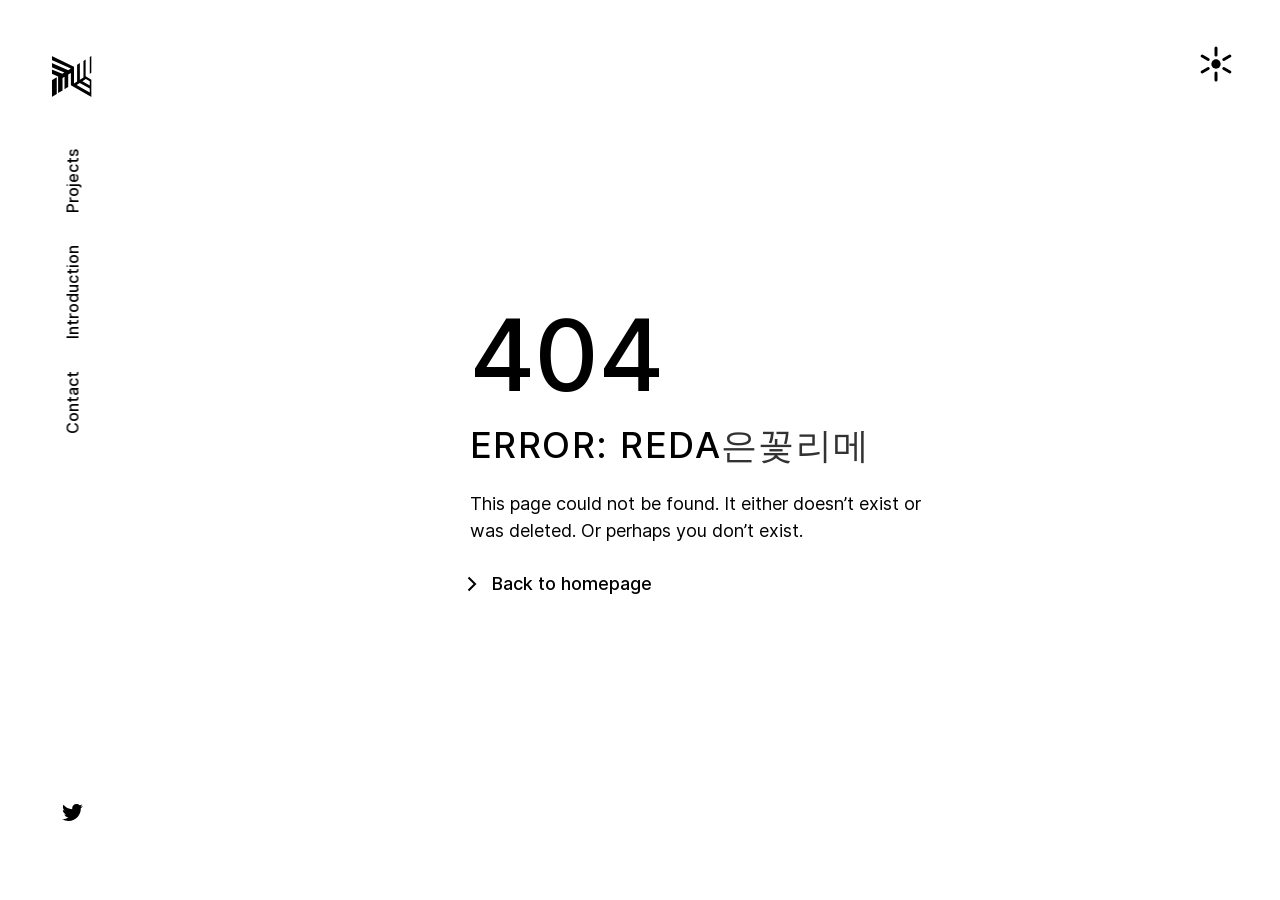
<file: humans.txt/index.html>
<!DOCTYPE html><html lang="en"><head><meta charset="utf-8"><meta content="width=device-width,initial-scale=1,shrink-to-fit=no,viewport-fit=cover" name="viewport"><meta content="#111111" name="theme-color"><meta content="metabus" name="author"><link href="/manifest.json" rel="manifest"><link href="/favicon.svg" rel="shortcut icon"><link href="/icon-256.png" rel="apple-touch-icon"><link href="https://pro.fontawesome.com/releases/v5.10.0/css/all.css" rel="stylesheet" crossorigin="anonymous" integrity="sha384-AYmEC3Yw5cVb3ZcuHtOA93w35dYTsvhLPVnYs9eStHfGJvOvKxVfELGroGkvsg+p"><meta content="image/png" property="og:image:type"><meta content="1200" property="og:image:width"><meta content="549" property="og:image:height"><meta content="METABUS" property="og:title"><meta content="metabusx.com" property="og:site_name"><meta content="https://metabusx.com" property="og:url"><meta content="we are alive" property="og:description"><script src="//dapi.kakao.com/v2/maps/sdk.js?appkey=5983877571a3cd965fc89fcc938378c4&libraries=services" type="text/javascript"></script><link href="/static/css/main.be12bf57.chunk.css" rel="stylesheet"><script src="/static/js/0.aa6d2251.chunk.js" charset="utf-8"></script><link href="/static/css/6.ffb3204e.chunk.css" rel="stylesheet" type="text/css"><script src="/static/js/6.9bde3876.chunk.js" charset="utf-8"></script><link href="/static/media/Inter-Medium.293fd13d.woff2" rel="preload" crossorigin="" as="font" data-react-helmet="true"><link href="/static/media/Inter-Regular.c8ba52b0.woff2" rel="preload" crossorigin="" as="font" data-react-helmet="true"><link href="https://metabusx.com/humans.txt" rel="canonical" data-react-helmet="true"><style data-react-helmet="true">@font-face{font-family:Inter;font-weight:400;src:url(/static/media/Inter-Regular.c8ba52b0.woff2) format("woff");font-display:swap}@font-face{font-family:Inter;font-weight:500;src:url(/static/media/Inter-Medium.293fd13d.woff2) format("woff2");font-display:swap}</style><style data-react-helmet="true">:root{--rgbBlack:0 0 0;--rgbWhite:255 255 255;--bezierFastoutSlowin:cubic-bezier(0.4, 0.0, 0.2, 1);--durationXS:200ms;--durationS:300ms;--durationM:400ms;--durationL:600ms;--durationXL:800ms;--systemFontStack:system-ui,-apple-system,BlinkMacSystemFont,San Francisco,Roboto,Segoe UI,Ubuntu,Helvetica Neue,sans-serif;--fontStack:Inter,system-ui,-apple-system,BlinkMacSystemFont,San Francisco,Roboto,Segoe UI,Ubuntu,Helvetica Neue,sans-serif;--monoFontStack:SFMono Regular,Roboto Mono,Consolas,Liberation Mono,Menlo,Courier,monospace;--KoreanFontStack:Segoe UI,sans-serif;--fontWeightRegular:400;--fontWeightMedium:500;--fontWeightBold:700;--fontSizeH0:8.75rem;--fontSizeH1:6.25rem;--fontSizeH2:3.625rem;--fontSizeH3:2.375rem;--fontSizeH4:1.75rem;--fontSizeBodyXL:1.375rem;--fontSizeBodyL:1.25rem;--fontSizeBodyM:1.125rem;--fontSizeBodyS:1rem;--fontSizeBodyXS:0.875rem;--lineHeightTitle:1.1;--lineHeightBody:1.5;--maxWidthS:540px;--maxWidthM:720px;--maxWidthL:1096px;--maxWidthXL:1680px;--spaceOuter:64px;--spaceXS:4px;--spaceS:8px;--spaceM:16px;--spaceL:24px;--spaceXL:32px;--space2XL:48px;--space3XL:64px;--space4XL:96px;--space5XL:128px}@media (max-width:2080px){:root{--fontSizeH0:7.5rem;--fontSizeH1:5rem}}@media (max-width:1680px){:root{--maxWidthS:480px;--maxWidthM:640px;--maxWidthL:1000px;--maxWidthXL:1100px;--spaceOuter:48px;--fontSizeH0:6.25rem;--fontSizeH1:4.375rem;--fontSizeH2:3.25rem;--fontSizeH3:2.25rem;--fontSizeH4:1.625rem}}@media (max-width:1024px){:root{--fontSizeH0:5rem;--fontSizeH1:3.75rem;--fontSizeH2:3rem;--fontSizeH3:2rem;--fontSizeH4:1.5rem}}@media (max-width:696px){:root{--spaceOuter:24px;--fontSizeH0:3.5rem;--fontSizeH1:2.5rem;--fontSizeH2:2.125rem;--fontSizeH3:1.75rem;--fontSizeH4:1.375rem;--fontSizeBodyL:1.125rem;--fontSizeBodyM:1rem;--fontSizeBodyS:0.875rem}}@media (max-width:400px){:root{--spaceOuter:16px;--fontSizeH0:2.625rem;--fontSizeH1:2.375rem;--fontSizeH2:1.75rem;--fontSizeH3:1.5rem;--fontSizeH4:1.25rem}}.dark{--rgbBackground:17 17 17;--rgbBackgroundLight:26 26 26;--rgbPrimary:42 190 200;--rgbAccent:42 190 200;--rgbText:255 255 255;--rgbError:255 0 60;--colorTextTitle:rgb(var(--rgbText) / 1);--colorTextBody:rgb(var(--rgbText) / 0.8);--colorTextLight:rgb(var(--rgbText) / 0.6)}.light{--rgbBackground:242 242 242;--rgbBackgroundLight:255 255 255;--rgbPrimary:0 0 0;--rgbAccent:36 44 127;--rgbText:0 0 0;--rgbError:210 14 60;--colorTextTitle:rgb(var(--rgbText) / 1);--colorTextBody:rgb(var(--rgbText) / 0.7);--colorTextLight:rgb(var(--rgbText) / 0.6)}</style><title data-react-helmet="tag" tag="title">404 | Not Found</title><meta content="404 page not found. This page doesn't exist" name="description" data-react-helmet="true"></head><body class="dark"><script>const preferredTheme=JSON.parse(localStorage.getItem("theme"));document.body.className=preferredTheme||"dark"</script><div id="root"><a class="visually-hidden skip-to-main visually-hidden--show-on-focus" href="#MainContent">Skip to main content</a><header class="navbar"><a class="navbar__logo" href="/#intro" aria-label="METABUS"><svg aria-hidden="true" class="monogram" height="45" viewBox="0 0 81 90" width="50"><defs><clipPath id="monogram-clip-1"><polygon points="0 48.6 0 81.97 5.01 78.9 10.03 75.83 10.03 42.46 5.01 45.53 0 48.6"></polygon><path d="M79.39,75V47.66L76,45.58l-8.24-5.1-4.34,2.66-7.19,4.4-5.52,3.38-6.26,3.84h0V21.38L0,.19V8L38.27,25.17l-5.35,3.27h0L0,13.75v8.6L25.28,33.12l-4.19,2.57L0,27v8.6l12.7,5.24V74.19l4.43-2.71,4.43-2.71V43.9l4-2.39V66.32l3.68-2.26,3.67-2.25V37.14L38.27,34V58.54L79.41,82.1v-7Zm-3.38-2L49.75,57.83l6.19-4L76,65.2Zm0-14.2L61.29,50.44l7-4.46L76,50.56Z"></path><polygon points="79.39 33.37 79.39 11.93 79.39 0 77.72 1.02 76.04 2.05 76.04 13.26 76.04 35.42 77.72 34.4 79.39 33.37"></polygon><polygon points="56.24 21.1 56.24 14.17 53.48 15.86 50.72 17.55 50.72 23.29 50.72 50.92 50.72 50.92 56.24 47.54 56.24 21.1"></polygon><polygon points="67.77 16.53 67.77 7.11 65.6 8.44 63.43 9.77 63.43 18.25 63.43 43.14 67.77 40.48 67.77 16.53"></polygon></clipPath></defs><rect height="100%" width="100%" clip-path="url(#monogram-clip-1)"></rect><g clip-path="url(#monogram-clip-1)"><rect height="100%" width="100%" class="monogram__highlight"></rect></g></svg></a><button aria-expanded="false" aria-label="Menu" class="button nav-toggle button--icon-only"><span class="button__text"><div class="nav-toggle__inner"><svg aria-hidden="true" class="icon nav-toggle__icon nav-toggle__icon--menu" height="24" viewBox="0 0 24 24" width="24"><path d="M22 6H2V4h20v2zM2 13h16v-2H2v2zm0 7h20v-2H2v2z"></path></svg><svg aria-hidden="true" class="icon nav-toggle__icon nav-toggle__icon--close" height="24" viewBox="0 0 24 24" width="24"><path d="M19 6.41L17.59 5 12 10.59 6.41 5 5 6.41 10.59 12 5 17.59 6.41 19 12 13.41 17.59 19 19 17.59 13.41 12z"></path></svg></div></span></button><nav class="navbar__nav"><div class="navbar__nav-list"><a class="navbar__nav-link" href="/#project-1">Projects</a><a class="navbar__nav-link" href="/#details">Introduction</a><a class="navbar__nav-link" href="/#contact">Contact</a></div><div class="navbar__nav-icons"><a class="navbar__nav-icon-link" href="https://twitter.com/metabusx" aria-label="Twitter" rel="noopener noreferrer" target="_blank"><svg aria-hidden="true" class="icon navbar__nav-icon" height="24" viewBox="0 0 24 24" width="24"><path d="M22.92 6c-.77.35-1.6.58-2.46.69.88-.53 1.56-1.37 1.88-2.38-.83.5-1.75.85-2.72 1.05C18.83 4.5 17.72 4 16.46 4c-2.35 0-4.27 1.92-4.27 4.29 0 .34.04.67.11.98-3.56-.18-6.73-1.89-8.84-4.48-.37.63-.58 1.37-.58 2.15 0 1.49.75 2.81 1.91 3.56-.71 0-1.37-.2-1.95-.5v.03c0 2.08 1.48 3.82 3.44 4.21a4.22 4.22 0 01-1.93.07 4.28 4.28 0 004 2.98 8.521 8.521 0 01-5.33 1.84c-.34 0-.68-.02-1.02-.06C3.9 20.29 6.16 21 8.58 21c7.88 0 12.21-6.54 12.21-12.21 0-.19 0-.37-.01-.56.84-.6 1.56-1.36 2.14-2.23z"></path></svg></a></div></nav></header><main class="app" id="MainContent" tabindex="-1"><div class="app__page app__page--entered"><section class="page-404"><div class="page-404__details"><div class="page-404__text"><h1 class="page-404__title page-404__title--entered heading heading--align-auto heading--level-0 heading--weight-medium">404</h1><h2 aria-hidden="true" class="page-404__subheading page-404__subheading--entered heading heading--align-auto heading--level-3 heading--weight-medium"><span class="decoder-text"><span class="visually-hidden decoder-text__label visually-hidden--hidden">Error: Redacted</span><span class="decoder-text__content" aria-hidden="true"><span class="decoder-text__glyph">스</span><span class="decoder-text__glyph">은</span><span class="decoder-text__glyph">타</span><span class="decoder-text__glyph">리</span><span class="decoder-text__glyph">메</span><span class="decoder-text__glyph">꽃</span><span class="decoder-text__glyph">스</span><span class="decoder-text__glyph">은</span><span class="decoder-text__glyph">길</span><span class="decoder-text__glyph">버</span><span class="decoder-text__glyph">앞</span><span class="decoder-text__glyph">꽃</span><span class="decoder-text__glyph">스</span><span class="decoder-text__glyph">앞</span><span class="decoder-text__glyph">은</span></span></span></h2><p class="page-404__description page-404__description--entered text text--align-auto text--size-m text--weight-auto">This page could not be found. It either doesn’t exist or was deleted. Or perhaps you don’t exist.</p><a class="button page-404__button page-404__button--entered button--secondary" href="/"><svg aria-hidden="true" class="icon button__icon button__icon--start button__icon--shift" height="24" viewBox="0 0 24 24" width="24"><path d="M13.586 12L7.793 6.207l1.414-1.414 6.5 6.5.707.707-.707.707-6.5 6.5-1.414-1.414L13.586 12z"></path></svg><span class="button__text">Back to homepage</span></a></div></div></section></div></main></div><script>!function(e){function t(t){for(var n,o,i=t[0],c=t[1],l=t[2],f=0,p=[];f<i.length;f++)o=i[f],Object.prototype.hasOwnProperty.call(a,o)&&a[o]&&p.push(a[o][0]),a[o]=0;for(n in c)Object.prototype.hasOwnProperty.call(c,n)&&(e[n]=c[n]);for(s&&s(t);p.length;)p.shift()();return u.push.apply(u,l||[]),r()}function r(){for(var e,t=0;t<u.length;t++){for(var r=u[t],n=!0,o=1;o<r.length;o++){var c=r[o];0!==a[c]&&(n=!1)}n&&(u.splice(t--,1),e=i(i.s=r[0]))}return e}var n={},o={2:0},a={2:0},u=[];function i(t){if(n[t])return n[t].exports;var r=n[t]={i:t,l:!1,exports:{}};return e[t].call(r.exports,r,r.exports,i),r.l=!0,r.exports}i.e=function(e){var t=[];o[e]?t.push(o[e]):0!==o[e]&&{4:1,6:1,7:1,8:1}[e]&&t.push(o[e]=new Promise((function(t,r){for(var n="static/css/"+({}[e]||e)+"."+{0:"31d6cfe0",4:"a90ea34f",5:"31d6cfe0",6:"ffb3204e",7:"874ccd22",8:"c60a8b0a"}[e]+".chunk.css",a=i.p+n,u=document.getElementsByTagName("link"),c=0;c<u.length;c++){var l=(s=u[c]).getAttribute("data-href")||s.getAttribute("href");if("stylesheet"===s.rel&&(l===n||l===a))return t()}var f=document.getElementsByTagName("style");for(c=0;c<f.length;c++){var s;if((l=(s=f[c]).getAttribute("data-href"))===n||l===a)return t()}var p=document.createElement("link");p.rel="stylesheet",p.type="text/css",p.onload=t,p.onerror=function(t){var n=t&&t.target&&t.target.src||a,u=new Error("Loading CSS chunk "+e+" failed.\n("+n+")");u.code="CSS_CHUNK_LOAD_FAILED",u.request=n,delete o[e],p.parentNode.removeChild(p),r(u)},p.href=a,document.getElementsByTagName("head")[0].appendChild(p)})).then((function(){o[e]=0})));var r=a[e];if(0!==r)if(r)t.push(r[2]);else{var n=new Promise((function(t,n){r=a[e]=[t,n]}));t.push(r[2]=n);var u,c=document.createElement("script");c.charset="utf-8",c.timeout=120,i.nc&&c.setAttribute("nonce",i.nc),c.src=function(e){return i.p+"static/js/"+({}[e]||e)+"."+{0:"aa6d2251",4:"19eb9652",5:"513eae28",6:"9bde3876",7:"11a61f99",8:"7ca083a9"}[e]+".chunk.js"}(e);var l=new Error;u=function(t){c.onerror=c.onload=null,clearTimeout(f);var r=a[e];if(0!==r){if(r){var n=t&&("load"===t.type?"missing":t.type),o=t&&t.target&&t.target.src;l.message="Loading chunk "+e+" failed.\n("+n+": "+o+")",l.name="ChunkLoadError",l.type=n,l.request=o,r[1](l)}a[e]=void 0}};var f=setTimeout((function(){u({type:"timeout",target:c})}),12e4);c.onerror=c.onload=u,document.head.appendChild(c)}return Promise.all(t)},i.m=e,i.c=n,i.d=function(e,t,r){i.o(e,t)||Object.defineProperty(e,t,{enumerable:!0,get:r})},i.r=function(e){"undefined"!=typeof Symbol&&Symbol.toStringTag&&Object.defineProperty(e,Symbol.toStringTag,{value:"Module"}),Object.defineProperty(e,"__esModule",{value:!0})},i.t=function(e,t){if(1&t&&(e=i(e)),8&t)return e;if(4&t&&"object"==typeof e&&e&&e.__esModule)return e;var r=Object.create(null);if(i.r(r),Object.defineProperty(r,"default",{enumerable:!0,value:e}),2&t&&"string"!=typeof e)for(var n in e)i.d(r,n,function(t){return e[t]}.bind(null,n));return r},i.n=function(e){var t=e&&e.__esModule?function(){return e.default}:function(){return e};return i.d(t,"a",t),t},i.o=function(e,t){return Object.prototype.hasOwnProperty.call(e,t)},i.p="/",i.oe=function(e){throw console.error(e),e};var c=this.webpackJsonpportfolio=this.webpackJsonpportfolio||[],l=c.push.bind(c);c.push=t,c=c.slice();for(var f=0;f<c.length;f++)t(c[f]);var s=l;r()}([])</script><script src="/static/js/3.d84c2330.chunk.js"></script><script src="/static/js/main.10d75206.chunk.js"></script></body></html>
</file>
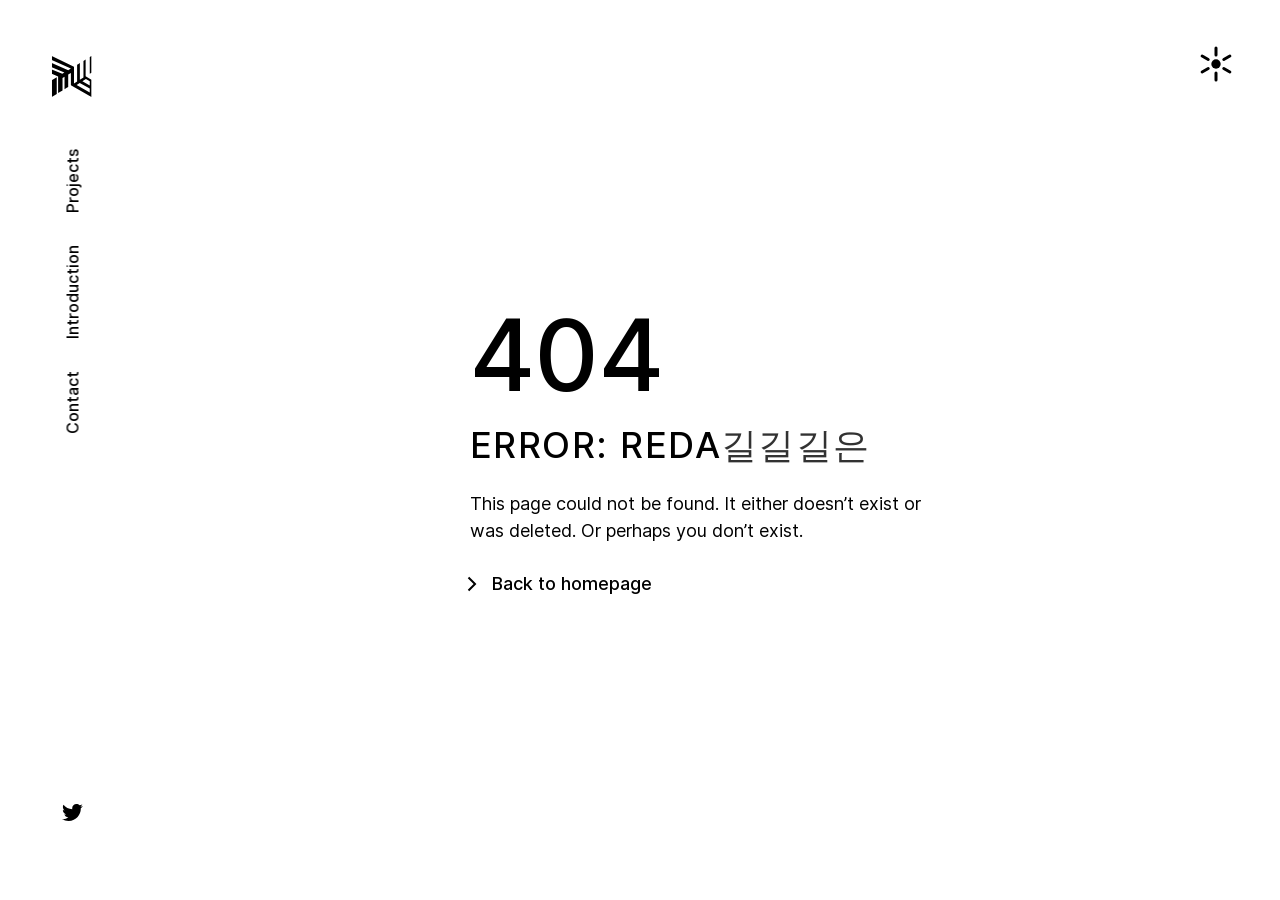
<file: 200.html>
<!doctype html><html lang="en"><head><meta charset="utf-8"/><meta name="viewport" content="width=device-width,initial-scale=1,shrink-to-fit=no,viewport-fit=cover"/><meta name="theme-color" content="#111111"/><meta name="author" content="metabus"/><link rel="manifest" href="/manifest.json"/><link rel="shortcut icon" href="/favicon.svg"/><link rel="apple-touch-icon" href="/icon-256.png"/><link rel="stylesheet" href="https://pro.fontawesome.com/releases/v5.10.0/css/all.css" integrity="sha384-AYmEC3Yw5cVb3ZcuHtOA93w35dYTsvhLPVnYs9eStHfGJvOvKxVfELGroGkvsg+p" crossorigin="anonymous"/><meta property="og:image:type" content="image/png"/><meta property="og:image:width" content="1200"/><meta property="og:image:height" content="549"/><meta property="og:title" content="METABUS"/><meta property="og:site_name" content="metabusx.com"/><meta property="og:url" content="https://metabusx.com"/><meta property="og:description" content="we are alive"/><script type="text/javascript" src="//dapi.kakao.com/v2/maps/sdk.js?appkey=5983877571a3cd965fc89fcc938378c4&libraries=services"></script><link href="/static/css/main.be12bf57.chunk.css" rel="stylesheet"></head><body><script>const preferredTheme=JSON.parse(localStorage.getItem("theme"));document.body.className=preferredTheme||"dark"</script><div id="root"></div><script>!function(e){function t(t){for(var n,o,i=t[0],c=t[1],l=t[2],f=0,p=[];f<i.length;f++)o=i[f],Object.prototype.hasOwnProperty.call(a,o)&&a[o]&&p.push(a[o][0]),a[o]=0;for(n in c)Object.prototype.hasOwnProperty.call(c,n)&&(e[n]=c[n]);for(s&&s(t);p.length;)p.shift()();return u.push.apply(u,l||[]),r()}function r(){for(var e,t=0;t<u.length;t++){for(var r=u[t],n=!0,o=1;o<r.length;o++){var c=r[o];0!==a[c]&&(n=!1)}n&&(u.splice(t--,1),e=i(i.s=r[0]))}return e}var n={},o={2:0},a={2:0},u=[];function i(t){if(n[t])return n[t].exports;var r=n[t]={i:t,l:!1,exports:{}};return e[t].call(r.exports,r,r.exports,i),r.l=!0,r.exports}i.e=function(e){var t=[];o[e]?t.push(o[e]):0!==o[e]&&{4:1,6:1,7:1,8:1}[e]&&t.push(o[e]=new Promise((function(t,r){for(var n="static/css/"+({}[e]||e)+"."+{0:"31d6cfe0",4:"a90ea34f",5:"31d6cfe0",6:"ffb3204e",7:"874ccd22",8:"c60a8b0a"}[e]+".chunk.css",a=i.p+n,u=document.getElementsByTagName("link"),c=0;c<u.length;c++){var l=(s=u[c]).getAttribute("data-href")||s.getAttribute("href");if("stylesheet"===s.rel&&(l===n||l===a))return t()}var f=document.getElementsByTagName("style");for(c=0;c<f.length;c++){var s;if((l=(s=f[c]).getAttribute("data-href"))===n||l===a)return t()}var p=document.createElement("link");p.rel="stylesheet",p.type="text/css",p.onload=t,p.onerror=function(t){var n=t&&t.target&&t.target.src||a,u=new Error("Loading CSS chunk "+e+" failed.\n("+n+")");u.code="CSS_CHUNK_LOAD_FAILED",u.request=n,delete o[e],p.parentNode.removeChild(p),r(u)},p.href=a,document.getElementsByTagName("head")[0].appendChild(p)})).then((function(){o[e]=0})));var r=a[e];if(0!==r)if(r)t.push(r[2]);else{var n=new Promise((function(t,n){r=a[e]=[t,n]}));t.push(r[2]=n);var u,c=document.createElement("script");c.charset="utf-8",c.timeout=120,i.nc&&c.setAttribute("nonce",i.nc),c.src=function(e){return i.p+"static/js/"+({}[e]||e)+"."+{0:"aa6d2251",4:"19eb9652",5:"513eae28",6:"9bde3876",7:"11a61f99",8:"7ca083a9"}[e]+".chunk.js"}(e);var l=new Error;u=function(t){c.onerror=c.onload=null,clearTimeout(f);var r=a[e];if(0!==r){if(r){var n=t&&("load"===t.type?"missing":t.type),o=t&&t.target&&t.target.src;l.message="Loading chunk "+e+" failed.\n("+n+": "+o+")",l.name="ChunkLoadError",l.type=n,l.request=o,r[1](l)}a[e]=void 0}};var f=setTimeout((function(){u({type:"timeout",target:c})}),12e4);c.onerror=c.onload=u,document.head.appendChild(c)}return Promise.all(t)},i.m=e,i.c=n,i.d=function(e,t,r){i.o(e,t)||Object.defineProperty(e,t,{enumerable:!0,get:r})},i.r=function(e){"undefined"!=typeof Symbol&&Symbol.toStringTag&&Object.defineProperty(e,Symbol.toStringTag,{value:"Module"}),Object.defineProperty(e,"__esModule",{value:!0})},i.t=function(e,t){if(1&t&&(e=i(e)),8&t)return e;if(4&t&&"object"==typeof e&&e&&e.__esModule)return e;var r=Object.create(null);if(i.r(r),Object.defineProperty(r,"default",{enumerable:!0,value:e}),2&t&&"string"!=typeof e)for(var n in e)i.d(r,n,function(t){return e[t]}.bind(null,n));return r},i.n=function(e){var t=e&&e.__esModule?function(){return e.default}:function(){return e};return i.d(t,"a",t),t},i.o=function(e,t){return Object.prototype.hasOwnProperty.call(e,t)},i.p="/",i.oe=function(e){throw console.error(e),e};var c=this.webpackJsonpportfolio=this.webpackJsonpportfolio||[],l=c.push.bind(c);c.push=t,c=c.slice();for(var f=0;f<c.length;f++)t(c[f]);var s=l;r()}([])</script><script src="/static/js/3.d84c2330.chunk.js"></script><script src="/static/js/main.10d75206.chunk.js"></script></body></html>
</file>
<file: static/css/main.be12bf57.chunk.css>
.monogram{fill:var(--colorTextTitle);transition:fill var(--durationL) ease}.monogram__highlight{fill:rgb(var(--rgbAccent));opacity:0;transform:scaleY(0);transform-origin:top;transition:opacity .1s ease var(--durationM)}@media (prefers-reduced-motion:no-preference){.monogram__highlight{transition:transform var(--durationM) var(--bezierFastoutSlowin),opacity .1s ease var(--durationM)}}.monogram:hover .monogram__highlight,a:focus .monogram__highlight,a:hover .monogram__highlight{opacity:1;transform:scaleX(1);transform-origin:bottom;transition:opacity .1s ease}@media (prefers-reduced-motion:no-preference){.monogram:hover .monogram__highlight,a:focus .monogram__highlight,a:hover .monogram__highlight{transition:transform var(--durationM) var(--bezierFastoutSlowin),opacity .1s ease}}.icon{display:block;fill:currentColor}.visually-hidden{position:absolute}.visually-hidden--hidden,.visually-hidden--show-on-focus:not(:focus){border:0;clip:rect(0 0 0 0);height:1px;width:1px;margin:-1px;padding:0;overflow:hidden;position:absolute;white-space:nowrap;word-wrap:normal}.loader{display:flex;justify-content:center;width:var(--size);height:var(--size)}.loader-text{color:inherit;font-size:var(--fontSizeBodyS);font-weight:var(--fontWeightMedium)}.loader__content{display:grid;grid-template-columns:repeat(3,var(--spanSize));grid-gap:var(--gapSize);gap:var(--gapSize);align-items:center;justify-content:center;transform:skewX(22deg)}@keyframes loader-span{0%{transform:scaleY(0);opacity:.5;transform-origin:top}40%{transform:scaleY(1);opacity:1;transform-origin:top}60%{transform:scaleY(1);opacity:1;transform-origin:bottom}to{transform:scaleY(0);opacity:.5;transform-origin:bottom}}.loader__span{height:60%;background:currentColor;animation:loader-span 1s var(--bezierFastoutSlowin) infinite;transform:scaleY(0);transform-origin:top left}.loader__span:nth-child(2){animation-delay:.1s}.loader__span:nth-child(3){animation-delay:.2s}.button{--buttonSize:3.5rem;--buttonFontSize:1.125rem;--buttonFocusWidth:4px;--buttonPadding:0 var(--spaceL);--buttonTextColor:rgb(var(--rgbBackground));--buttonTextVisibility:visible;outline:none;height:var(--buttonSize);padding:var(--buttonPadding);cursor:pointer;transition-property:opacity,color,background;transition-duration:var(--durationS);transition-timing-function:var(--bezierFastoutSlowin);display:inline-flex;align-items:center;color:var(--buttonTextColor);position:relative;z-index:1}.button:focus{box-shadow:0 0 0 4px rgb(var(--rgbBackground)),0 0 0 8px rgb(var(--rgbText))}.button:after{content:"";transition-property:opacity,color,background;transition-duration:var(--durationM);transition-timing-function:var(--bezierFastoutSlowin);background:rgb(var(--rgbPrimary));position:absolute;inset:0;z-index:-1;-webkit-clip-path:polygon(0 0,100% 0,100% calc(100% - 8px),calc(100% - 8px) 100%,0 100%);clip-path:polygon(0 0,100% 0,100% calc(100% - 8px),calc(100% - 8px) 100%,0 100%)}.button:active{box-shadow:none;transition-duration:calc(var(--durationXS)/2)}@media (prefers-reduced-motion:no-preference){.button{transition-property:transform,opacity,color,background}.button:hover{transform:scale(1.05)}.button:active{transform:scale(1)}}.button--secondary{--buttonSpace:10px;--buttonTextColor:rgb(var(--rgbPrimary));background:none;padding-left:var(--buttonSpace);padding-right:var(--buttonSpace);position:relative;left:calc(var(--buttonSpace)*-1);height:2rem}.button--secondary:after{content:"";height:2rem;position:absolute;inset:0;background-color:rgb(var(--rgbPrimary)/.2);transform:scaleX(0);transform-origin:right;-webkit-clip-path:none;clip-path:none}.button--secondary:hover{transform:none;background:transparent}.button--secondary:hover:after{transform:scaleX(1);transform-origin:left}@media (prefers-reduced-motion:no-preference){.button--secondary:after{transition:transform var(--durationM) var(--bezierFastoutSlowin)}}.button--loading{--buttonTextVisibility:hidden}.button--icon-only{--buttonPadding:0;--buttonTextColor:var(--colorTextBody);width:var(--buttonSize);align-items:center;justify-content:center;padding:0}.button--icon-only:hover{transform:none}.button--icon-only:after{background:rgb(var(--rgbText)/0)}.button--icon-only:hover:after{background:rgb(var(--rgbText)/.1)}.button__text{font-size:var(--buttonFontSize);font-weight:var(--fontWeightMedium);visibility:var(--buttonTextVisibility);position:relative;line-height:1;flex:1 1 auto;display:flex;align-items:center;justify-content:center}.button__loader{position:absolute;left:50%;transform:translateX(-50%);color:rgb(var(--rgbBackground))}.button__icon{transition-property:opacity,fill;transition-duration:var(--durationS);transition-timing-function:var(--bezierFastoutSlowin)}@media (prefers-reduced-motion:no-preference){.button__icon{transition-property:transform,opacity,fill}}.button__icon--start{margin-right:var(--spaceS)}.button__icon--end{margin-left:var(--spaceS)}@media (prefers-reduced-motion:no-preference){.button:hover .button__icon--shift{transform:translate3d(var(--spaceXS),0,0)}}.button--loading .button__icon{opacity:0}.nav-toggle{--buttonSize:var(--space2XL);position:fixed;top:var(--spaceOuter);right:var(--spaceOuter);width:var(--buttonSize);height:var(--buttonSize);z-index:1024;display:none}@media (max-height:696px),(max-width:696px){.nav-toggle{display:flex}}.nav-toggle__inner{display:flex;align-items:center;justify-content:center;height:100%;width:100%}.nav-toggle__icon{--iconSize:var(--spaceXL);position:absolute;transition-property:opacity,fill;transition-duration:var(--durationM);transition-timing-function:var(--bezierFastoutSlowin);opacity:1;transform:rotate(0deg);fill:var(--colorTextBody);width:var(--iconSize);height:var(--iconSize)}@media (prefers-reduced-motion:no-preference){.nav-toggle__icon{transition-delay:.1s;transition-property:opacity,transform,fill}}.nav-toggle__icon--open{opacity:0}@media (prefers-reduced-motion:no-preference){.nav-toggle__icon--open{transition-delay:0s;transform:rotate(45deg)}}.nav-toggle__icon--close{opacity:0}@media (prefers-reduced-motion:no-preference){.nav-toggle__icon--close{transition-delay:0s;transform:rotate(-45deg)}}.nav-toggle__icon--open.nav-toggle__icon--close{opacity:1}@media (prefers-reduced-motion:no-preference){.nav-toggle__icon--open.nav-toggle__icon--close{transition-delay:.1s;transform:rotate(0deg)}}.theme-toggle{--buttonSize:var(--space2XL);position:fixed;z-index:2048;width:var(--buttonSize);height:var(--buttonSize);top:var(--spaceOuter);right:var(--spaceOuter);margin-top:calc(var(--spaceS)*-1);margin-right:calc(var(--spaceS)*-1);transform:translateZ(0)}@media (max-height:696px),(max-width:696px){.theme-toggle:not(.theme-toggle--mobile){display:none}}.theme-toggle--mobile{top:unset;bottom:var(--spaceXL);right:var(--spaceXL);margin-top:0;margin-right:0}.theme-toggle__svg{display:block}.theme-toggle__circle{fill:currentColor;transform:scale(.6);transform-origin:center}@media (prefers-reduced-motion:no-preference){.theme-toggle__circle{transition-property:transform,fill;transition-duration:var(--durationL);transition-delay:0s;transition-timing-function:var(--bezierFastoutSlowin)}}.theme-toggle__circle--mask{fill:#fff}.theme-toggle__circle--dark{transform:none;transition-delay:.3s}.theme-toggle__mask{fill:#000;transform:translate3d(100%,-100%,0)}@media (prefers-reduced-motion:no-preference){.theme-toggle__mask{transition:transform var(--durationL) var(--bezierFastoutSlowin);transition-delay:0s}}.theme-toggle__mask--dark{transform:none;transition-delay:.3s}.theme-toggle__path{stroke:currentColor;fill:none;stroke-linecap:round;stroke-width:3;stroke-dasharray:7 7;stroke-dashoffset:0;opacity:1}@media (prefers-reduced-motion:no-preference){.theme-toggle__path{transition-property:stroke-dashoffset,opacity;transition-duration:var(--durationL);transition-timing-function:var(--bezierFastoutSlowin);transition-delay:.3s}}.theme-toggle__path--dark{stroke-dashoffset:7;transition-delay:0s;opacity:0}.navbar{--headerNavFontSize:1rem;display:flex;flex-direction:column;align-items:center;justify-content:flex-start;padding:0;width:var(--space2XL);position:fixed;top:var(--spaceOuter);left:var(--spaceOuter);bottom:var(--spaceOuter);z-index:1024}@media (max-width:696px){.navbar{--headerNavFontSize:1.375rem}}@media (max-height:696px),(max-width:696px){.navbar{bottom:auto}}.navbar__logo{display:flex;position:relative;padding:var(--spaceS) var(--spaceS) var(--spaceL);z-index:16}.navbar__logo:focus{box-shadow:0 0 0 4px rgb(var(--rgbBackground)),0 0 0 8px rgb(var(--rgbText));outline:none}.navbar__logo:active{box-shadow:none}@media (max-width:696px){.navbar__logo{padding-bottom:var(--spaceS)}}.navbar__nav{display:flex;flex-direction:column;justify-content:space-between;align-items:center;flex:1 1 auto;max-width:var(--space2XL);position:relative;top:calc(var(--spaceM)*-1)}@media (max-height:696px),(max-width:696px){.navbar__nav{display:none}}.navbar__nav-list{transform:rotate(-90deg) translate3d(-50%,0,0);display:flex;flex-direction:row-reverse}.navbar__nav-link{padding:var(--spaceM);color:rgb(var(--rgbText)/.8);font-weight:var(--fontWeightMedium);font-size:var(--headerNavFontSize);text-decoration:none;position:relative;transition:color var(--durationS) ease .1s;line-height:1}.navbar__nav-link:active,.navbar__nav-link:focus,.navbar__nav-link:hover,.navbar__nav-link[aria-current=page]{color:var(--colorTextBody)}.navbar__nav-link:after{content:"";position:absolute;top:50%;right:var(--spaceS);left:var(--spaceS);height:4px;background:rgb(var(--rgbAccent));transform:scaleX(0) translateY(-2px);transform-origin:right}@media (prefers-reduced-motion:no-preference){.navbar__nav-link:after{transition:transform var(--durationM) var(--bezierFastoutSlowin)}}.navbar__nav-link:active:after,.navbar__nav-link:focus:after,.navbar__nav-link:hover:after,.navbar__nav-link[aria-current=page]:after{transform:scaleX(1) translateY(-2px);transform-origin:left}.navbar__nav-link:focus{box-shadow:0 0 0 4px rgb(var(--rgbBackground)),0 0 0 8px rgb(var(--rgbText));outline:none}.navbar__nav-link:active{box-shadow:none}.navbar__nav-icons{display:flex;flex-direction:column;align-items:center;justify-content:center;position:relative;z-index:16}@media (max-height:696px),(max-width:696px){.navbar__nav-icons{flex-direction:row;position:absolute;bottom:var(--spaceXL);left:var(--spaceXL)}}@media (max-width:820px) and (max-height:420px){.navbar__nav-icons{left:var(--spaceL);transform:none;flex-direction:column;align-items:center;justify-content:center}}.navbar__nav-icon-link{display:flex;align-items:center;justify-content:center;padding:var(--spaceS);width:var(--space2XL);height:var(--space2XL);color:var(--colorTextLight);transition:color var(--durationM) var(--bezierFastoutSlowin)}.navbar__nav-icon-link:focus{box-shadow:0 0 0 4px rgb(var(--rgbBackground)),0 0 0 8px rgb(var(--rgbText));outline:none}.navbar__nav-icon-link:active{box-shadow:none}.navbar__nav-icon-link:active,.navbar__nav-icon-link:focus,.navbar__nav-icon-link:hover{color:rgb(var(--rgbAccent))}.navbar__nav-icon{fill:currentColor;transition:fill var(--durationM) ease}.navbar__mobile-nav{position:fixed;inset:0;background:rgb(var(--rgbBackground)/.9);transform:translate3d(0,-100%,0);transition-property:background;transition-duration:var(--durationL);transition-timing-function:var(--bezierFastoutSlowin);display:none;flex-direction:column;align-items:center;justify-content:center;-webkit-backdrop-filter:blur(16px);backdrop-filter:blur(16px)}@media (max-height:696px),(max-width:696px){.navbar__mobile-nav{display:flex}}@media (prefers-reduced-motion:no-preference){.navbar__mobile-nav{transition-property:transform,background;transform:translate3d(0,-100%,0)}}.navbar__mobile-nav--entered{transform:translateZ(0)}.navbar__mobile-nav-link{width:100%;font-size:var(--headerNavFontSize);text-align:center;text-decoration:none;color:var(--colorTextBody);padding:var(--spaceL);opacity:0;transition-property:opacity;transition-duration:var(--durationS);transition-timing-function:var(--bezierFastoutSlowin);position:relative;top:calc(var(--spaceM)*-1)}@media (prefers-reduced-motion:no-preference){.navbar__mobile-nav-link{transition-property:transform,opacity;transform:translate3d(0,calc(var(--spaceXL)*-1),0)}}@media (max-width:820px) and (max-height:420px){.navbar__mobile-nav-link{top:auto}}@media (max-height:360px),(max-width:400px){.navbar__mobile-nav-link{--headerNavFontSize:1.125rem}}.navbar__mobile-nav-link:after{content:"";position:absolute;top:50%;right:var(--space3XL);left:var(--space3XL);height:4px;background:rgb(var(--rgbAccent));transform:scaleX(0) translateY(-1px);transform-origin:right}@media (prefers-reduced-motion:no-preference){.navbar__mobile-nav-link:after{transition:transform var(--durationM) var(--bezierFastoutSlowin)}}.navbar__mobile-nav-link:active:after,.navbar__mobile-nav-link:focus:after,.navbar__mobile-nav-link:hover:after{transform:scaleX(1) translateY(-1px);transform-origin:left}.navbar__mobile-nav-link:focus{box-shadow:0 0 0 4px rgb(var(--rgbBackground)),0 0 0 8px rgb(var(--rgbText));outline:none}.navbar__mobile-nav-link:active{box-shadow:none}.navbar__mobile-nav-link--entered{opacity:1;transform:none}body{box-sizing:border-box}*,:after,:before{box-sizing:inherit}h1,h2,h3,h4,h5,p{margin:0}input,textarea{border:0;padding:0;border-radius:0}button,input,textarea{font-family:inherit;margin:0;background-color:initial;appearance:none;-webkit-appearance:none}button{border:0}a{text-decoration:none}ul{padding-left:1em}body,ul{margin:0}body{font-family:var(--fontStack);font-weight:var(--fontWeightRegular);font-synthesis:none;text-rendering:optimizeLegibility;background:rgb(var(--rgbBackground));color:var(--colorTextBody);border:0;width:100vw;overflow-x:hidden}::selection{background:rgb(var(--rgbAccent));color:rgb(var(--rgbBlack))}@keyframes fade-in{0%{opacity:0}to{opacity:1}}.app{width:100%;position:relative;background:rgb(var(--rgbBackground));transition:background var(--durationM) ease;outline:none;display:grid;grid-template:100%/100%}.app__page{opacity:0;grid-area:1/1;transition:opacity var(--durationS) ease;min-height:100vh}.app__page--entering,.app__page--exiting{opacity:0}.app__page--entered{transition-duration:var(--durationL);transition-delay:var(--durationXS);opacity:1}.skip-to-main{color:rgb(var(--rgbBackground));z-index:128}.skip-to-main:focus{padding:var(--spaceS) var(--spaceM);position:fixed;top:var(--spaceM);left:var(--spaceM);text-decoration:none;font-weight:var(--fontWeightMedium);line-height:1;box-shadow:0 0 0 4px rgb(var(--rgbBackground)),0 0 0 8px rgb(var(--rgbText));outline:none}.skip-to-main:before{content:"";position:absolute;inset:0;background-color:rgb(var(--rgbPrimary));-webkit-clip-path:polygon(0 0,100% 0,100% calc(100% - 8px),calc(100% - 8px) 100%,0 100%);clip-path:polygon(0 0,100% 0,100% calc(100% - 8px),calc(100% - 8px) 100%,0 100%);z-index:-1}
/*# sourceMappingURL=main.be12bf57.chunk.css.map */
</file>
<file: static/css/6.ffb3204e.chunk.css>
.decoder-text:after{content:"_";visibility:hidden}.decoder-text__glyph{opacity:.8;font-weight:var(--fontWeightRegular);font-family:var(--japaneseFontStack);line-height:0}.heading{display:block;line-height:var(--lineHeightTitle);color:var(--colorTextTitle)}.heading--level-0{letter-spacing:-.006em;font-size:var(--fontSizeH0)}.heading--level-1{letter-spacing:-.005em;font-size:var(--fontSizeH1)}.heading--level-2{font-size:var(--fontSizeH2);letter-spacing:-.003em}.heading--level-3{font-size:var(--fontSizeH3)}.heading--level-4{font-size:var(--fontSizeH4)}.heading--align-auto{text-align:inherit}.heading--align-start{text-align:start}.heading--align-center{text-align:center}.heading--weight-regular{font-weight:var(--fontWeightRegular)}.heading--weight-medium{font-weight:var(--fontWeightMedium)}.heading--weight-bold{font-weight:var(--fontWeightBold)}.text{line-height:var(--lineHeightBody);color:var(--colorTextBody)}.text--size-s{font-size:var(--fontSizeBodyS)}.text--size-m{font-size:var(--fontSizeBodyM)}.text--size-l{font-size:var(--fontSizeBodyL)}.text--size-xl{font-size:var(--fontSizeBodyXL)}.text--align-auto{text-align:inherit}.text--align-start{text-align:start}.text--align-center{text-align:center}.text--weight-auto{font-weight:inherit}.text--weight-regular{font-weight:var(--fontWeightRegular)}.text--weight-medium{font-weight:var(--fontWeightMedium)}.text--weight-bold{font-weight:var(--fontWeightBold)}.text--secondary{color:var(--colorTextLight)}.page-404{display:grid;width:100%;height:100vh;padding-left:140px}@media (max-width:1024px){.page-404{padding-top:80px;padding-bottom:80px;padding-left:80px;grid-template-columns:100%;min-height:100vh;height:auto}}@media (max-width:696px){.page-404{padding-left:0}}.page-404__credit{color:rgb(var(--rgbWhite)/.4);background:rgb(var(--rgbBlack)/.6);padding:var(--spaceXXS) var(--spaceXS);font-size:var(--fontSizeBodyS);position:absolute;bottom:var(--spaceS);left:var(--spaceS);transform:none;text-decoration:none;transition:opacity var(--durationM) ease var(--durationM),color var(--durationM) ease;opacity:0}.page-404__credit:focus,.page-404__credit:hover{color:rgb(var(--rgbWhite))}.page-404__credit--entered{opacity:1}.page-404__details{display:flex;align-items:center;justify-content:center;padding:0 var(--spaceXL);height:100%}@media (max-width:696px){.page-404__details{grid-row:2}}.page-404__text{display:flex;flex-direction:column;max-width:480px;width:100%}.page-404__title{margin-bottom:var(--spaceM);transition-property:opacity;transition-timing-function:var(--bezierFastoutSlowin);transition-duration:var(--durationXL);transition-delay:.1s;opacity:0}@media (prefers-reduced-motion:no-preference){.page-404__title{transition-property:transform,opacity;transform:translate3d(0,var(--spaceL),0)}}.page-404__title--entered{transform:none;opacity:1}.page-404__subheading{padding-bottom:var(--spaceL);text-transform:uppercase;letter-spacing:.04em;color:rgb(var(--rgbText)/.4);transition-property:opacity;transition-timing-function:var(--bezierFastoutSlowin);transition-duration:var(--durationXL);transition-delay:.2s;opacity:0;max-width:100%;white-space:nowrap;flex:0 0 auto}@media (max-width:696px){.page-404__subheading{font-size:1.125rem}}@media (prefers-reduced-motion:no-preference){.page-404__subheading{transition-property:transform,opacity;transform:translate3d(0,var(--spaceL),0)}}.page-404__subheading--entered{transform:none;opacity:1}.page-404__description{padding-bottom:var(--spaceL);transition-property:opacity;transition-timing-function:var(--bezierFastoutSlowin);transition-duration:var(--durationXL);transition-delay:.3s;opacity:0}@media (prefers-reduced-motion:no-preference){.page-404__description{transition-property:transform,opacity;transform:translate3d(0,var(--spaceL),0)}}.page-404__description--entered{transform:none;opacity:1}.page-404__button{transition-property:opacity;transition-timing-function:var(--bezierFastoutSlowin);transition-duration:var(--durationXL);transition-delay:var(--durationM);opacity:0;align-self:flex-start;padding-left:var(--spaceXXS)}@media (prefers-reduced-motion:no-preference){.page-404__button{transition-property:transform,opacity;transform:translate3d(0,var(--spaceL),0)}}.page-404__button--entered{transform:none;opacity:1}
/*# sourceMappingURL=6.ffb3204e.chunk.css.map */
</file>
